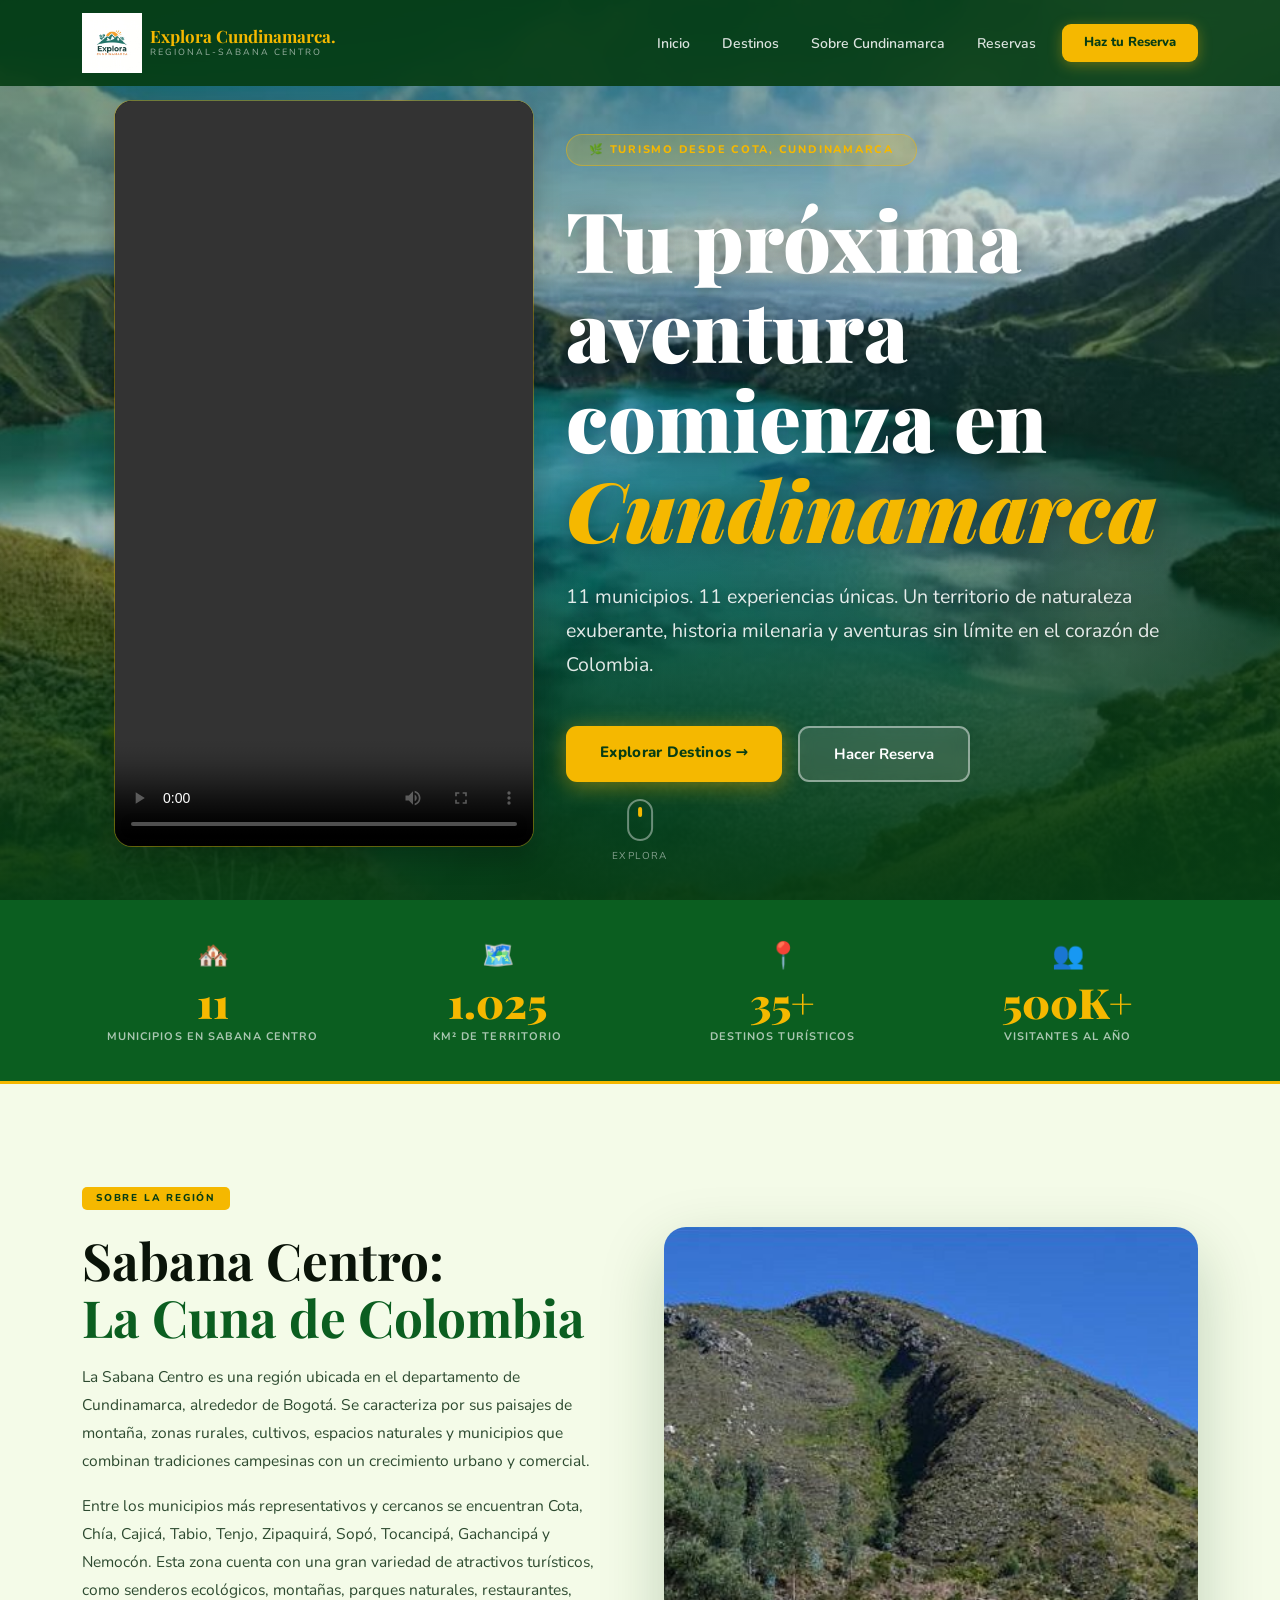
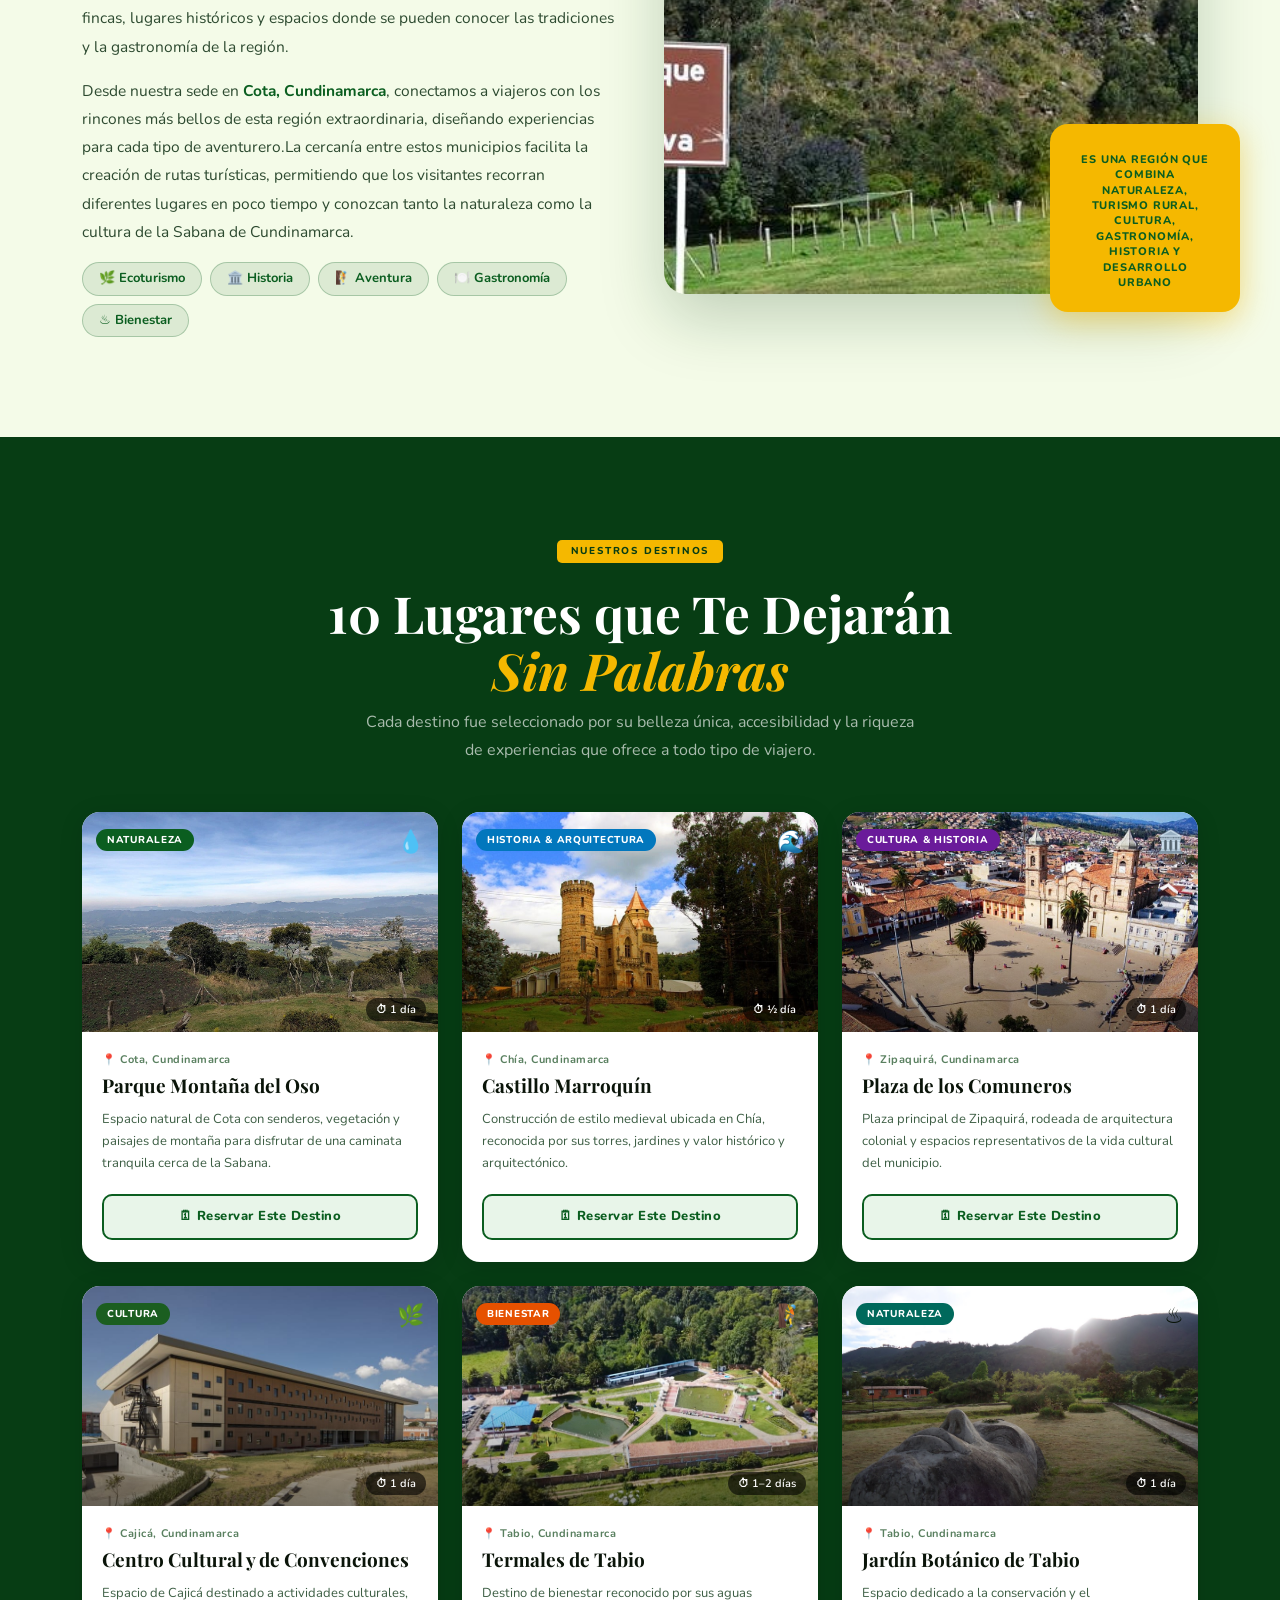
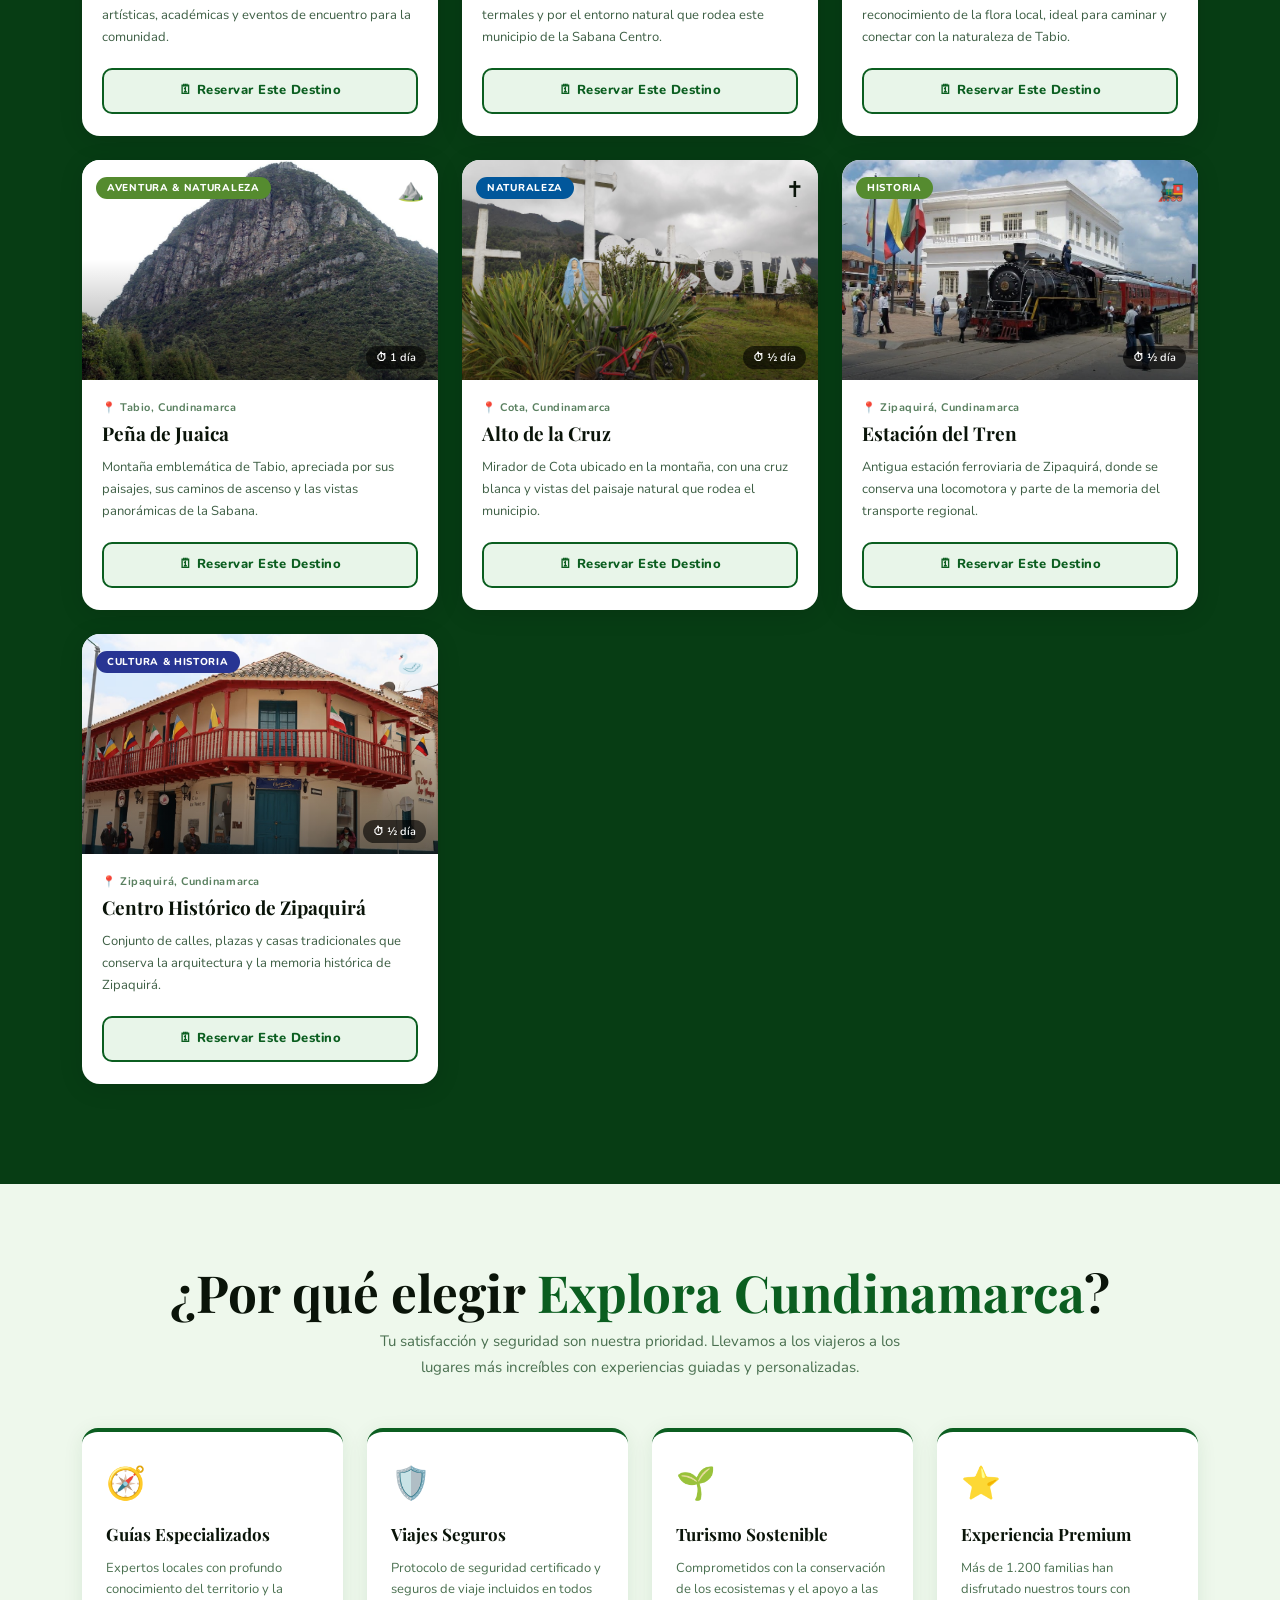
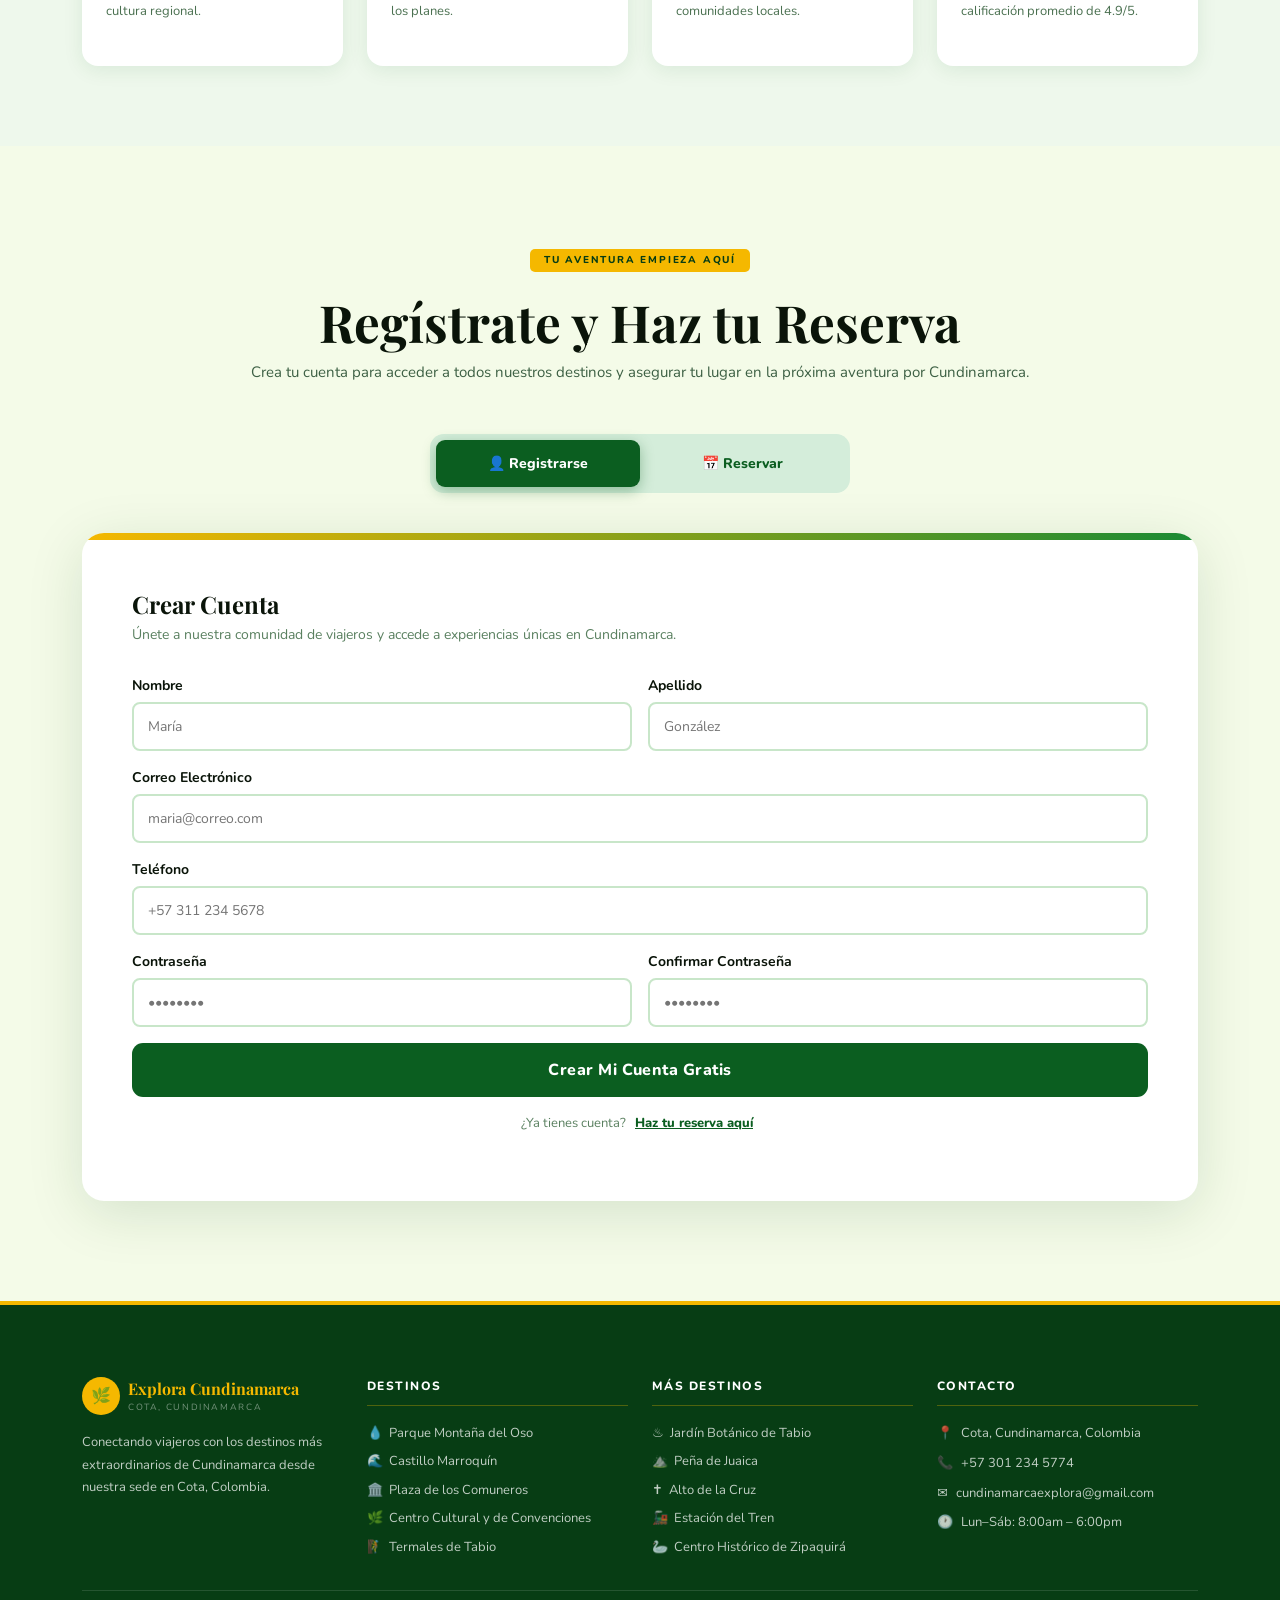
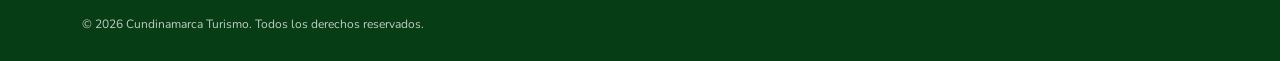
<file: index.html>
<!DOCTYPE html>
<html lang="es">
<head>
    <meta charset="UTF-8" />
    <meta name="viewport" content="width=device-width, initial-scale=1.0" />
    <title>Explora Cundinamarca</title>
    
    <!-- Bootstrap 5 -->
    <link href="">
    <link href="https://cdn.jsdelivr.net/npm/bootstrap@5.3.0/dist/css/bootstrap.min.css" rel="stylesheet">
    <!-- Google Fonts -->
    <link href="https://fonts.googleapis.com/css2?family=Playfair+Display:ital,wght@0,400;0,600;0,700;0,900;1,700&family=Nunito:wght@300;400;600;700;800&display=swap" rel="stylesheet">
    <!-- Font Awesome -->
    <link rel="stylesheet" href="https://cdnjs.cloudflare.com/ajax/libs/font-awesome/6.4.0/css/all.min.css">
    
    <!-- Custom CSS -->
    <link rel="stylesheet" href="styles.css">
</head>
<body>

    <!-- ═══ NAVBAR ═══ -->
    <nav class="navbar navbar-expand-lg navbar-custom fixed-top" id="mainNav">
        <div class="container">
            <a class="navbar-brand d-flex align-items-center gap-2" href="#inicio">
                <img src="img/logo.jpeg" width="60">
                <div>
                    <div class="brand-title">Explora Cundinamarca.</div>
                    <div class="brand-sub">Regional-Sabana Centro</div>
                </div>
            </a>
            
            <button class="navbar-toggler border-0" type="button" data-bs-toggle="collapse" data-bs-target="#navMenu">
                <span class="navbar-toggler-icon"></span>
            </button>
            
            <div class="collapse navbar-collapse" id="navMenu">
                <ul class="navbar-nav ms-auto align-items-lg-center gap-1">
                    <li class="nav-item"><a class="nav-link" href="#inicio">Inicio</a></li>
                    <li class="nav-item"><a class="nav-link" href="#destinos">Destinos</a></li>
                    <li class="nav-item"><a class="nav-link" href="#sobre">Sobre Cundinamarca</a></li>
                    <li class="nav-item"><a class="nav-link" href="#reservas">Reservas</a></li>
                    <li class="nav-item ms-lg-2">
                        <a href="#reservas" class="btn-gold">Haz tu Reserva</a>
                    </li>
                </ul>
            </div>
        </div>
    </nav>

    <!-- ═══ HERO ═══ -->
    <section class="hero" id="inicio">
        <img class="hero-bg" src="img/guatavita.jpg" alt="Paisaje montañoso de Cota, Cundinamarca">
        <div class="hero-overlay"></div>
        <div class="hero-bottom-gradient"></div>
        
        <div class="hero-content">
            <div class="hero-video-wrap">
                <video controls playsinline preload="metadata" aria-label="Video promocional de Cundinamarca">
                    <source src="video-proyecto.mp4" type="video/mp4">
                    Tu navegador no soporta la etiqueta de video.
                </video>
            </div>

            <div class="hero-copy">
                <div class="hero-badge">
                    <span>🌿 Turismo desde Cota, Cundinamarca</span>
                </div>
                <h1>
                    Tu próxima aventura comienza en<br>
                    <span>Cundinamarca</span>
                </h1>
                <p>
                    11 municipios. 11 experiencias únicas. Un territorio de naturaleza exuberante, historia
                    milenaria y aventuras sin límite en el corazón de Colombia.
                </p>
                <div class="d-flex flex-wrap gap-3 justify-content-center justify-content-lg-start">
                    <a href="#destinos" class="btn-hero-primary">Explorar Destinos →</a>
                    <a href="#reservas" class="btn-hero-secondary">Hacer Reserva</a>
                </div>
            </div>
        </div>
        
        
        <div class="scroll-indicator">
            <div class="mouse"><div class="dot"></div></div>
            <span>Explora</span> 
        </div>
        
    </section>
    

    <!-- ═══ STATS BAR ═══ -->
    <div class="stats-bar">
        <div class="container">
            <div class="row text-center g-4">
                <div class="col-6 col-md-3 stat-item">
                    <div class="stat-icon">🏘️</div>
                    <div class="stat-value">11</div>
                    <div class="stat-label">Municipios en sabana centro</div>
                </div>
                <div class="col-6 col-md-3 stat-item">
                    <div class="stat-icon">🗺️</div>
                    <div class="stat-value">1.025</div>
                    <div class="stat-label">km² de Territorio</div>
                </div>
                <div class="col-6 col-md-3 stat-item">
                    <div class="stat-icon">📍</div>
                    <div class="stat-value">35+</div>
                    <div class="stat-label">Destinos Turísticos</div>
                </div>
                <div class="col-6 col-md-3 stat-item">
                    <div class="stat-icon">👥</div>
                    <div class="stat-value">500K+</div>
                    <div class="stat-label">Visitantes al Año</div>
                </div>
            </div>
        </div>
    </div>

    <!-- ═══ ABOUT ═══ -->
    <section id="sobre" class="about-section">
        <div class="container">
            <div class="row g-5 align-items-center">
                <div class="col-lg-6">
                    <div class="section-tag">Sobre la Región</div>
                    <h2 class="section-title">
                        Sabana Centro:<br>
                        <span style="color: var(--jungle-mid);">La Cuna de Colombia</span>
                    </h2>
                    <p class="mt-3 about-text">
                        La Sabana Centro es una región ubicada en el departamento de Cundinamarca, alrededor de Bogotá. Se caracteriza por sus paisajes de montaña, zonas rurales, cultivos, espacios naturales y municipios que combinan tradiciones campesinas con un crecimiento urbano y comercial.
                    </p>
                    <p class="about-text">
                        Entre los municipios más representativos y cercanos se encuentran Cota, Chía, Cajicá, Tabio, Tenjo, Zipaquirá, Sopó, Tocancipá, Gachancipá y Nemocón. Esta zona cuenta con una gran variedad de atractivos turísticos, como senderos ecológicos, montañas, parques naturales, restaurantes, fincas, lugares históricos y espacios donde se pueden conocer las tradiciones y la gastronomía de la región.
                    </p>
                    <p class="about-text">
                        Desde nuestra sede en <strong style="color: var(--jungle-mid);">Cota, Cundinamarca</strong>, conectamos a
                        viajeros con los rincones más bellos de esta región extraordinaria, diseñando
                        experiencias para cada tipo de aventurero.La cercanía entre estos municipios facilita la creación de rutas turísticas, permitiendo que los visitantes recorran diferentes lugares en poco tiempo y conozcan tanto la naturaleza como la cultura de la Sabana de Cundinamarca.
                    </p>
                    <div class="d-flex flex-wrap gap-2 mt-3">
                        <span class="tag-pill">🌿 Ecoturismo</span>
                        <span class="tag-pill">🏛️ Historia</span>
                        <span class="tag-pill">🧗 Aventura</span>
                        <span class="tag-pill">🍽️ Gastronomía</span>
                        <span class="tag-pill">♨️ Bienestar</span>
                    </div>
                </div>
                
                <div class="col-lg-6 position-relative">
                    <div class="about-img-wrapper">
                        <img src="img/la-reserva-biopark-cota.jpg" alt="Paisaje natural de Cota, Cundinamarca">
                    </div>
                    <div class="floating-badge">
                        <div class="badge-label">es una región que combina naturaleza, turismo rural, cultura, gastronomía, historia y desarrollo urbano</div>
                    </div>
                </div>
            </div>
        </div>
    </section>

    <!-- ═══ DESTINATIONS ═══ -->
    <section id="destinos" class="destinations-section">
        <div class="container">
            <div class="text-center mb-5">
                <div class="section-tag">Nuestros Destinos</div>
                <h2 class="section-title text-white">
                    10 Lugares que Te Dejarán<br>
                    <span class="highlight">Sin Palabras</span>
                </h2>
                <p class="section-subtitle">
                    Cada destino fue seleccionado por su belleza única, accesibilidad y la riqueza de
                    experiencias que ofrece a todo tipo de viajero.
                </p>
            </div>

            <div class="row g-4" id="destinationsContainer">
                <!-- Los destinos se cargarán desde JavaScript -->
            </div>
        </div>
    </section>

    <!-- ═══ WHY US ═══ -->
    <section class="why-section">
        <div class="container">
            <div class="text-center mb-5">
                <h2 class="section-title">
                    ¿Por qué elegir <span style="color: var(--jungle-mid);">Explora Cundinamarca</span>?
                </h2>
                <p class="why-subtitle">
                    Tu satisfacción y seguridad son nuestra prioridad. Llevamos a los viajeros a los
                    lugares más increíbles con experiencias guiadas y personalizadas.
                </p>
            </div>
            <div class="row g-4" id="whyContainer">
                <!-- Se cargará desde JavaScript -->
            </div>
        </div>
    </section>

    <!-- ═══ FORMS SECTION ═══ -->
    <section id="reservas" class="forms-section">
        <div class="container">
            <div class="text-center mb-5">
                <div class="section-tag">Tu Aventura Empieza Aquí</div>
                <h2 class="section-title">
                    Regístrate y Haz tu Reserva
                </h2>
                <p style="color: #3D6044; font-size: 15px; line-height: 1.75;">
                    Crea tu cuenta para acceder a todos nuestros destinos y asegurar tu lugar en la
                    próxima aventura por Cundinamarca.
                </p>
            </div>

            <!-- Tab Switcher -->
            <div class="tab-switcher" id="tabSwitcher">
                <button class="tab-btn active" data-tab="register">👤 Registrarse</button>
                <button class="tab-btn" data-tab="reserve">📅 Reservar</button>
            </div>

            <!-- Form Card -->
            <div class="form-card">
                <div class="form-header-bar"></div>
                <div class="form-body">
                    
                    <!-- Register Form -->
                    <div id="registerForm">
                        <h3 class="form-title">Crear Cuenta</h3>
                        <p class="form-subtitle">Únete a nuestra comunidad de viajeros y accede a experiencias únicas en Cundinamarca.</p>

                        <div id="registerAlert" class="alert-custom d-none">
                            <span class="icon">✅</span>
                            <div>
                                <div class="title">¡Cuenta creada exitosamente!</div>
                                <div class="sub">Ahora puedes hacer tu reserva en la pestaña "Reservar".</div>
                            </div>
                        </div>

                        <form id="registerFormElement">
                            <div class="row g-3">
                                <div class="col-md-6">
                                    <label class="form-label-custom">Nombre</label>
                                    <input type="text" class="form-control-custom" id="regNombre" placeholder="María" required>
                                </div>
                                <div class="col-md-6">
                                    <label class="form-label-custom">Apellido</label>
                                    <input type="text" class="form-control-custom" id="regApellido" placeholder="González" required>
                                </div>
                                <div class="col-12">
                                    <label class="form-label-custom">Correo Electrónico</label>
                                    <input type="email" class="form-control-custom" id="regEmail" placeholder="maria@correo.com" required>
                                </div>
                                <div class="col-12">
                                    <label class="form-label-custom">Teléfono</label>
                                    <input type="tel" class="form-control-custom" id="regTelefono" placeholder="+57 311 234 5678" required>
                                </div>
                                <div class="col-md-6">
                                    <label class="form-label-custom">Contraseña</label>
                                    <input type="password" class="form-control-custom" id="regPassword" placeholder="••••••••" required>
                                </div>
                                <div class="col-md-6">
                                    <label class="form-label-custom">Confirmar Contraseña</label>
                                    <input type="password" class="form-control-custom" id="regConfirm" placeholder="••••••••" required>
                                </div>
                                <div class="col-12">
                                    <button type="submit" class="btn-submit-alt">Crear Mi Cuenta Gratis</button>
                                </div>
                            </div>
                        </form>
                        <p class="text-center mt-3" style="font-size: 13px; color: #5A8060;">
                            ¿Ya tienes cuenta? 
                            <button type="button" class="link-btn" id="switchToReserve">Haz tu reserva aquí</button>
                        </p>
                    </div>

                    <!-- Reserve Form -->
                    <div id="reserveForm" style="display: none;">
                        <h3 class="form-title">Hacer una Reserva</h3>
                        <p class="form-subtitle">Completa el formulario y nuestro equipo confirmará tu reserva en máximo 24 horas hábiles.</p>

                        <div id="reserveAlert" class="alert-custom d-none">
                            <span class="icon">🎉</span>
                            <div>
                                <div class="title">¡Reserva enviada con éxito!</div>
                                <div class="sub">Recibirás confirmación en tu correo en menos de 24 horas.</div>
                            </div>
                        </div>

                        <form id="reserveFormElement">
                            <div class="row g-3">
                                <div class="col-md-6">
                                    <label class="form-label-custom">Tu Nombre Completo</label>
                                    <input type="text" class="form-control-custom" id="resNombre" placeholder="María González" required>
                                </div>
                                <div class="col-md-6">
                                    <label class="form-label-custom">Correo Electrónico</label>
                                    <input type="email" class="form-control-custom" id="resEmail" placeholder="maria@correo.com" required>
                                </div>
                                <div class="col-12">
                                    <label class="form-label-custom">Destino Turístico</label>
                                    <select class="form-control-custom" id="resDestino" required>
                                        <option value="">— Elige tu destino —</option>
                                    </select>
                                </div>
                                <div class="col-md-6">
                                    <label class="form-label-custom">Fecha del Viaje</label>
                                    <input type="date" class="form-control-custom" id="resFecha" required>
                                </div>
                                <div class="col-md-6">
                                    <label class="form-label-custom">Número de Personas</label>
                                    <input type="number" class="form-control-custom" id="resPersonas" value="1" min="1" max="50" required>
                                </div>
                                <div class="col-12">
                                    <label class="form-label-custom">Tipo de Viaje</label>
                                    <div class="d-flex flex-wrap gap-2" id="tipoViaje">
                                        <label class="tipo-option active" data-value="individual">
                                            <input type="radio" name="tipo" value="individual" checked hidden> 🧍 Individual
                                        </label>
                                        <label class="tipo-option" data-value="pareja">
                                            <input type="radio" name="tipo" value="pareja" hidden> 💑 Pareja
                                        </label>
                                        <label class="tipo-option" data-value="familia">
                                            <input type="radio" name="tipo" value="familia" hidden> 👨‍👩‍👧‍👦 Familia
                                        </label>
                                        <label class="tipo-option" data-value="grupo">
                                            <input type="radio" name="tipo" value="grupo" hidden> 👥 Grupo
                                        </label>
                                        <label class="tipo-option" data-value="empresarial">
                                            <input type="radio" name="tipo" value="empresarial" hidden> 🏢 Empresarial
                                        </label>
                                    </div>
                                </div>
                                <div class="col-12">
                                    <label class="form-label-custom">Notas Adicionales <span style="color: #9CA3AF; font-weight: 400;">(opcional)</span></label>
                                    <textarea class="form-control-custom" id="resNotas" rows="3" placeholder="Restricciones alimentarias, necesidades de accesibilidad, preferencias de alojamiento, actividades específicas..."></textarea>
                                </div>
                                <div class="col-12">
                                    <button type="submit" class="btn-submit">🌿 Enviar Solicitud de Reserva</button>
                                </div>
                            </div>
                        </form>
                        <p class="text-center mt-3" style="font-size: 13px; color: #5A8060;">
                            ¿Aún no tienes cuenta? 
                            <button type="button" class="link-btn" id="switchToRegister">Regístrate gratis</button>
                        </p>
                    </div>

                </div>
            </div>
        </div>
    </section>

    <!-- ═══ FOOTER ═══ -->
    <footer class="footer-custom">
        <div class="container">
            <div class="row g-4 mb-4">
                <div class="col-lg-3 col-md-6">
                    <div class="d-flex align-items-center gap-2 mb-3">
                        <div class="brand-icon">🌿</div>
                        <div>
                            <div class="brand-title">Explora Cundinamarca</div>
                            <div class="brand-sub">Cota, Cundinamarca</div>
                        </div>
                    </div>
                    <p style="font-size: 13px; line-height: 1.75; max-width: 240px;">
                        Conectando viajeros con los destinos más extraordinarios de Cundinamarca desde
                        nuestra sede en Cota, Colombia.
                    </p>
                </div>
                <div class="col-lg-3 col-md-6">
                    <div class="footer-heading">Destinos</div>
                    <div id="footerDestinos1"></div>
                </div>
                <div class="col-lg-3 col-md-6">
                    <div class="footer-heading">Más Destinos</div>
                    <div id="footerDestinos2"></div>
                </div>
                <div class="col-lg-3 col-md-6">
                    <div class="footer-heading">Contacto</div>
                    <div class="footer-contact"><span style="flex-shrink: 0;">📍</span> Cota, Cundinamarca, Colombia</div>
                    <div class="footer-contact"><span style="flex-shrink: 0;">📞</span> +57 301 234 5774</div>
                    <div class="footer-contact"><span style="flex-shrink: 0;">✉️</span> cundinamarcaexplora@gmail.com</div>
                    <div class="footer-contact"><span style="flex-shrink: 0;">🕐</span> Lun–Sáb: 8:00am – 6:00pm</div>
                </div>
            </div>
            <div class="footer-divider">
                <span>© 2026 Cundinamarca Turismo. Todos los derechos reservados.</span>
            </div>
        </div>
    </footer>

    <!-- Bootstrap JS -->
    <script src="https://cdn.jsdelivr.net/npm/bootstrap@5.3.0/dist/js/bootstrap.bundle.min.js"></script>
    <!-- Custom JS -->
    <script src="script.js"></script>
</body>
</html>
</file>
<file: styles.css>
/* ── Variables ── */
:root {
    --jungle: #073D14;
    --jungle-mid: #0B5E20;
    --jungle-light: #1A8A34;
    --gold: #F5B800;
    --gold-dark: #C89600;
    --cream: #F4FBE8;
    --dark: #0A1409;
    --white: #FFFFFF;
}
.hero-video-wrap {
    width: min(100%, 420px);
    aspect-ratio: 9 / 16;
    margin: 0 auto 1.2rem;
    margin-top: 50px;
  
    border-radius: 18px;
    overflow: hidden;
    background: rgba(0, 0, 0, 0.2);
    box-shadow: 0 10px 28px rgba(0, 0, 0, 0.22);
    border: 1px solid rgba(245, 184, 0, 0.38);
}

.hero-video-wrap video {
    display: block;
    width: 100%;
    height: 100%;
    object-fit: contain;
    background: #000;
}

/* ── Global ── */
* {
    box-sizing: border-box;
}

html {
    scroll-behavior: smooth;
}

body {
    font-family: 'Nunito', system-ui, sans-serif;
    background-color: var(--cream);
    color: var(--dark);
}

.font-display {
    font-family: 'Playfair Display', Georgia, serif;
}

/* ── Scrollbar ── */
::-webkit-scrollbar {
    width: 5px;
}
::-webkit-scrollbar-track {
    background: transparent;
}
::-webkit-scrollbar-thumb {
    background: rgba(11, 94, 32, 0.3);
    border-radius: 3px;
}
::-webkit-scrollbar-thumb:hover {
    background: rgba(11, 94, 32, 0.6);
}

/* ── Navbar ── */
.navbar-custom {
    background-color: rgba(7, 61, 20, 0.92);
    backdrop-filter: blur(12px);
    transition: all 0.3s;
    padding: 0.5rem 0;
}

.navbar-custom.scrolled {
    box-shadow: 0 2px 24px rgba(0,0,0,0.35);
}

.navbar-custom .navbar-brand .brand-icon {
    width: 40px;
    height: 40px;
    border-radius: 50%;
    background-color: var(--gold);
    display: flex;
    align-items: center;
    justify-content: center;
    font-size: 18px;
    flex-shrink: 0;
}

.navbar-custom .brand-title {
    font-family: 'Playfair Display', serif;
    color: var(--gold);
    font-size: 17px;
    font-weight: 700;
    line-height: 1.1;
}

.navbar-custom .brand-sub {
    color: rgba(255,255,255,0.6);
    font-size: 9px;
    letter-spacing: 0.22em;
    text-transform: uppercase;
}

.navbar-custom .nav-link {
    color: rgba(255,255,255,0.85) !important;
    font-weight: 600;
    font-size: 14px;
    padding: 7px 14px !important;
    border-radius: 7px;
    transition: all 0.18s;
}

.navbar-custom .nav-link:hover {
    background-color: rgba(245,184,0,0.14);
    color: var(--gold) !important;
}

.navbar-toggler {
    color: var(--white) !important;
}

.navbar-toggler-icon {
    background-image: url("data:image/svg+xml,%3csvg xmlns='http://www.w3.org/2000/svg' viewBox='0 0 30 30'%3e%3cpath stroke='rgba(255,255,255,0.85)' stroke-linecap='round' stroke-miterlimit='10' stroke-width='2' d='M4 7h22M4 15h22M4 23h22'/%3e%3c/svg%3e") !important;
}

.btn-gold {
    background-color: var(--gold);
    color: var(--jungle);
    padding: 9px 22px;
    border-radius: 9px;
    font-weight: 800;
    font-size: 13px;
    border: none;
    transition: transform 0.18s, box-shadow 0.18s;
    box-shadow: 0 3px 14px rgba(245,184,0,0.35);
    text-decoration: none;
    display: inline-block;
}

.btn-gold:hover {
    transform: scale(1.05);
    box-shadow: 0 6px 20px rgba(245,184,0,0.5);
    color: var(--jungle);
}

/* ── Hero ── */
.hero {
    position: relative;
    height: 100vh;
    min-height: 760px;
    overflow: hidden;
    display: flex;
    align-items: center;
    justify-content: center;
}

.hero-bg {
    position: absolute;
    inset: 0;
    width: 100%;
    height: 100%;
    object-fit: cover;
    object-position: center 40%;
}

.hero-overlay {
    position: absolute;
    inset: 0;
    background: linear-gradient(160deg, rgba(7,61,20,0.62) 0%, rgba(7,61,20,0.18) 45%, rgba(7,61,20,0.78) 100%);
}

.hero-bottom-gradient {
    position: absolute;
    bottom: 0;
    left: 0;
    right: 0;
    height: 40%;
    background: linear-gradient(to top, rgba(7,61,20,0.9) 0%, transparent 100%);
}

.hero-content {
    position: relative;
    z-index: 2;
    display: grid;
    grid-template-columns: minmax(280px, 420px) minmax(260px, 1fr);
    align-items: center;
    gap: 2rem;
    width: min(100%, 1100px);
    padding: 16px 24px 0;
}

.hero-video-wrap {
    justify-self: center;
}

.hero-copy {
    text-align: left;
    display: flex;
    flex-direction: column;
    align-items: flex-start;
}

@media (max-width: 768px) {
    .hero-content {
        grid-template-columns: 1fr;
        text-align: center;
        padding-top: 10px;
    }

    .hero-video-wrap {
        width: min(100%, 420px);
    }

    .hero-copy {
        text-align: center;
        align-items: center;
    }
}

.hero-badge {
    display: inline-flex;
    align-items: center;
    gap: 8px;
    background-color: rgba(245,184,0,0.2);
    border: 1px solid rgba(245,184,0,0.45);
    border-radius: 100px;
    padding: 7px 22px;
    margin-bottom: 28px;
}

.hero-badge span {
    color: var(--gold);
    font-size: 11px;
    font-weight: 800;
    letter-spacing: 0.16em;
    text-transform: uppercase;
}

.hero h1 {
    position: relative;
    z-index: 2;
    font-family: 'Playfair Display', serif;
    color: var(--white);
    font-size: clamp(2.5rem, 7.5vw, 5.2rem);
    font-weight: 900;
    line-height: 1.08;
    margin: 0 0 26px;
    text-shadow: 0 2px 24px rgba(0,0,0,0.35);
}

.hero h1 span {
    color: var(--gold);
    font-style: italic;
}

.hero p {
    position: relative;
    z-index: 2;
    color: rgba(255,255,255,0.88);
    font-size: clamp(1rem, 2.2vw, 1.22rem);
    line-height: 1.75;
    max-width: 600px;
    margin: 0 auto 44px;
    text-shadow: 0 1px 8px rgba(0,0,0,0.3);
}

.btn-hero-primary {
    background-color: var(--gold);
    color: var(--jungle);
    padding: 15px 34px;
    border-radius: 11px;
    font-weight: 800;
    font-size: 15px;
    text-decoration: none;
    box-shadow: 0 4px 22px rgba(245,184,0,0.45);
    transition: transform 0.2s, box-shadow 0.2s;
    display: inline-block;
    letter-spacing: 0.02em;
    border: none;
}

.btn-hero-primary:hover {
    transform: translateY(-3px);
    box-shadow: 0 8px 30px rgba(245,184,0,0.55);
    color: var(--jungle);
}

.btn-hero-secondary {
    background-color: rgba(255,255,255,0.12);
    color: var(--white);
    padding: 15px 34px;
    border-radius: 11px;
    font-weight: 700;
    font-size: 15px;
    text-decoration: none;
    border: 2px solid rgba(255,255,255,0.45);
    backdrop-filter: blur(8px);
    transition: background-color 0.2s;
    display: inline-block;
}

.btn-hero-secondary:hover {
    background-color: rgba(255,255,255,0.22);
    color: var(--white);
}

.scroll-indicator {
    position: absolute;
    bottom: 36px;
    left: 50%;
    transform: translateX(-50%);
    display: flex;
    flex-direction: column;
    align-items: center;
    gap: 8px;
    z-index: 2;
}

.scroll-indicator .mouse {
    width: 26px;
    height: 42px;
    border: 2px solid rgba(255,255,255,0.4);
    border-radius: 13px;
    display: flex;
    justify-content: center;
    padding: 6px 0;
}

.scroll-indicator .mouse .dot {
    width: 4px;
    height: 10px;
    background-color: var(--gold);
    border-radius: 2px;
    animation: scrollBounce 1.8s ease-in-out infinite;
}

.scroll-indicator span {
    color: rgba(255,255,255,0.5);
    font-size: 10px;
    letter-spacing: 0.14em;
    text-transform: uppercase;
}

@keyframes scrollBounce {
    0%, 100% { transform: translateY(0); opacity: 1; }
    50% { transform: translateY(8px); opacity: 0.5; }
}

/* ── Stats Bar ── */
.stats-bar {
    background-color: var(--jungle-mid);
    padding: 36px 24px;
    border-bottom: 3px solid var(--gold);
}

.stat-item .stat-icon {
    font-size: 26px;
    margin-bottom: 6px;
}

.stat-item .stat-value {
    font-family: 'Playfair Display', serif;
    font-size: clamp(1.8rem, 4vw, 2.6rem);
    font-weight: 900;
    color: var(--gold);
    line-height: 1;
}

.stat-item .stat-label {
    font-size: 11px;
    color: rgba(255,255,255,0.65);
    font-weight: 700;
    margin-top: 6px;
    text-transform: uppercase;
    letter-spacing: 0.1em;
}

/* ── Section Titles ── */
.section-tag {
    display: inline-block;
    background-color: var(--gold);
    border-radius: 5px;
    padding: 4px 14px;
    font-size: 10px;
    font-weight: 800;
    letter-spacing: 0.18em;
    text-transform: uppercase;
    color: var(--jungle);
    margin-bottom: 22px;
}

.section-title {
    font-family: 'Playfair Display', serif;
    font-size: clamp(2rem, 4vw, 3.2rem);
    font-weight: 700;
    line-height: 1.12;
}

.section-title .highlight {
    color: var(--gold);
    font-style: italic;
}

/* ── About Section ── */
.about-section {
    padding: clamp(60px, 8vw, 100px) 0;
    background-color: var(--cream);
}

.about-text {
    font-size: 15.5px;
    line-height: 1.82;
    color: #2D4A30;
}

.about-img-wrapper {
    border-radius: 22px;
    overflow: hidden;
    box-shadow: 0 24px 64px rgba(7,61,20,0.22);
    aspect-ratio: 4/5;
}

.about-img-wrapper img {
    width: 100%;
    height: 100%;
    object-fit: cover;
}

.floating-badge {
    position: absolute;
    bottom: -18px;
    right: -18px;
    background-color: var(--gold);
    border-radius: 18px;
    padding: 22px 26px;
    box-shadow: 0 8px 32px rgba(245,184,0,0.45);
    max-width: 190px;
    text-align: center;
}

.floating-badge .big-number {
    font-family: 'Playfair Display', serif;
    font-size: 34px;
    font-weight: 900;
    color: var(--jungle);
    line-height: 1;
}

.floating-badge .badge-label {
    font-size: 11px;
    font-weight: 800;
    color: var(--jungle-mid);
    text-transform: uppercase;
    letter-spacing: 0.07em;
    margin-top: 6px;
    line-height: 1.4;
}

.tag-pill {
    background-color: rgba(11, 94, 32, 0.1);
    color: var(--jungle-mid);
    border: 1.5px solid rgba(11, 94, 32, 0.25);
    border-radius: 100px;
    padding: 6px 16px;
    font-size: 13px;
    font-weight: 700;
}

/* ── Destinations ── */
.destinations-section {
    background-color: var(--jungle);
    padding: clamp(60px, 8vw, 100px) 0;
    position: relative;
}

.destinations-section .section-title {
    color: var(--white);
}

.destinations-section .section-subtitle {
    color: rgba(255,255,255,0.65);
    font-size: 16px;
    max-width: 560px;
    margin: 0 auto;
    line-height: 1.75;
}

/* ── Destination Card ── */
.dest-card {
    background-color: var(--white);
    border-radius: 18px;
    overflow: hidden;
    box-shadow: 0 4px 24px rgba(0,0,0,0.12);
    transition: all 0.32s cubic-bezier(0.34, 1.56, 0.64, 1);
    height: 100%;
    display: flex;
    flex-direction: column;
}

.dest-card:hover {
    transform: translateY(-8px);
    box-shadow: 0 24px 56px rgba(0,0,0,0.28);
}

.dest-card .card-img-wrapper {
    position: relative;
    height: 220px;
    background-color: #1B5E20;
    overflow: hidden;
}

.dest-card .card-img-wrapper img {
    width: 100%;
    height: 100%;
    object-fit: cover;
    transition: transform 0.5s ease;
}

.dest-card:hover .card-img-wrapper img {
    transform: scale(1.07);
}

.dest-card .card-img-overlay-gradient {
    position: absolute;
    inset: 0;
    background: linear-gradient(to top, rgba(0,0,0,0.45) 0%, transparent 55%);
}

.dest-card .card-badge {
    position: absolute;
    top: 14px;
    left: 14px;
}

.dest-card .card-badge span {
    color: var(--white);
    font-size: 10px;
    font-weight: 800;
    padding: 4px 11px;
    border-radius: 100px;
    letter-spacing: 0.07em;
    text-transform: uppercase;
}

.dest-card .card-duration {
    position: absolute;
    bottom: 12px;
    right: 12px;
}

.dest-card .card-duration span {
    background-color: rgba(0,0,0,0.6);
    color: var(--white);
    font-size: 11px;
    font-weight: 600;
    padding: 4px 10px;
    border-radius: 100px;
    backdrop-filter: blur(4px);
}

.dest-card .card-emoji {
    position: absolute;
    top: 14px;
    right: 14px;
    font-size: 22px;
}

.dest-card .card-body {
    padding: 20px 20px 22px;
    flex: 1;
    display: flex;
    flex-direction: column;
}

.dest-card .card-location {
    font-size: 11px;
    color: #5A8060;
    font-weight: 700;
    letter-spacing: 0.05em;
    margin-bottom: 6px;
}

.dest-card .card-title {
    font-family: 'Playfair Display', serif;
    font-size: 19px;
    font-weight: 700;
    color: var(--dark);
    margin-bottom: 10px;
    line-height: 1.25;
}

.dest-card .card-desc {
    font-size: 13px;
    color: #3D5E44;
    line-height: 1.7;
    margin-bottom: 20px;
    flex: 1;
}

.dest-card .btn-reserve {
    width: 100%;
    background-color: #E8F5E9;
    color: var(--jungle-mid);
    border: 2px solid var(--jungle-mid);
    border-radius: 10px;
    padding: 11px;
    font-weight: 800;
    font-size: 13px;
    cursor: pointer;
    transition: all 0.22s;
    letter-spacing: 0.04em;
}

.dest-card .btn-reserve:hover {
    background-color: var(--jungle-mid);
    color: var(--white);
}

/* ── Why Us ── */
.why-section {
    background-color: #EEF8EC;
    padding: clamp(50px, 7vw, 80px) 0;
}

.why-subtitle {
    color: #4A7050;
    font-size: 15px;
    line-height: 1.7;
    max-width: 520px;
    margin: 0 auto;
}

.why-card {
    background-color: var(--white);
    border-radius: 16px;
    padding: 28px 24px;
    box-shadow: 0 4px 20px rgba(11,94,32,0.09);
    text-align: left;
    border-top: 4px solid var(--jungle-mid);
    transition: transform 0.2s;
    height: 100%;
}

.why-card:hover {
    transform: translateY(-4px);
}

.why-card .icon {
    font-size: 32px;
    margin-bottom: 14px;
}

.why-card .title {
    font-family: 'Playfair Display', serif;
    font-weight: 700;
    font-size: 17px;
    color: var(--dark);
    margin-bottom: 10px;
}

.why-card .desc {
    font-size: 13px;
    color: #4A7050;
    line-height: 1.65;
}

/* ── Forms Section ── */
.forms-section {
    padding: clamp(60px, 8vw, 100px) 0;
    background-color: var(--cream);
    position: relative;
}

.form-card {
    background-color: var(--white);
    border-radius: 22px;
    box-shadow: 0 12px 56px rgba(7,61,20,0.13);
    overflow: hidden;
}

.form-card .form-header-bar {
    height: 7px;
    background: linear-gradient(90deg, var(--gold) 0%, var(--jungle-light) 100%);
}

.form-card .form-body {
    padding: clamp(28px, 5vw, 50px);
}

.form-card .form-title {
    font-family: 'Playfair Display', serif;
    font-size: 24px;
    font-weight: 700;
    color: var(--dark);
    margin-bottom: 6px;
}

.form-card .form-subtitle {
    color: #5A8060;
    font-size: 14px;
    margin-bottom: 30px;
}

.form-label-custom {
    font-weight: 700;
    color: var(--dark);
    font-size: 14px;
    margin-bottom: 6px;
    display: block;
}

.form-control-custom {
    width: 100%;
    padding: 12px 14px;
    border-radius: 8px;
    border: 2px solid #C8E6C9;
    font-size: 14px;
    outline: none;
    font-family: 'Nunito', sans-serif;
    transition: border-color 0.2s;
    background-color: var(--white);
    color: var(--dark);
}

.form-control-custom:focus {
    border-color: var(--jungle-mid);
    box-shadow: none;
}

.form-control-custom select {
    appearance: none;
    background-image: url("data:image/svg+xml,%3Csvg xmlns='http://www.w3.org/2000/svg' fill='none' viewBox='0 0 20 20'%3E%3Cpath stroke='%236b7280' stroke-linecap='round' stroke-linejoin='round' stroke-width='1.5' d='M6 8l4 4 4-4'/%3E%3C/svg%3E");
    background-position: right 12px center;
    background-repeat: no-repeat;
    background-size: 18px;
    cursor: pointer;
}

.form-control-custom textarea {
    resize: vertical;
    line-height: 1.6;
}

.btn-submit {
    width: 100%;
    background: linear-gradient(135deg, var(--jungle-mid) 0%, var(--jungle-light) 100%);
    color: var(--white);
    padding: 16px;
    border-radius: 11px;
    border: none;
    font-size: 16px;
    font-weight: 800;
    cursor: pointer;
    font-family: 'Nunito', sans-serif;
    box-shadow: 0 6px 22px rgba(11,94,32,0.32);
    transition: opacity 0.2s, transform 0.2s;
    letter-spacing: 0.03em;
}

.btn-submit:hover {
    opacity: 0.9;
    transform: scale(1.01);
}

.btn-submit-alt {
    width: 100%;
    background-color: var(--jungle-mid);
    color: var(--white);
    padding: 15px;
    border-radius: 11px;
    border: none;
    font-size: 16px;
    font-weight: 800;
    cursor: pointer;
    font-family: 'Nunito', sans-serif;
    transition: background-color 0.2s, transform 0.2s;
    letter-spacing: 0.03em;
}

.btn-submit-alt:hover {
    background-color: var(--jungle);
    transform: scale(1.01);
}

/* ── Tab Switcher ── */
.tab-switcher {
    display: flex;
    background-color: #D4EDDA;
    border-radius: 14px;
    padding: 6px;
    max-width: 420px;
    margin: 0 auto 40px;
}

.tab-switcher .tab-btn {
    flex: 1;
    padding: 13px 0;
    border-radius: 9px;
    border: none;
    cursor: pointer;
    font-weight: 800;
    font-size: 14px;
    font-family: 'Nunito', sans-serif;
    transition: all 0.25s;
    background-color: transparent;
    color: var(--jungle-mid);
}

.tab-switcher .tab-btn.active {
    background-color: var(--jungle-mid);
    color: var(--white);
    box-shadow: 0 4px 14px rgba(11,94,32,0.35);
}

/* ── Tipo de Viaje Options ── */
.tipo-option {
    display: flex;
    align-items: center;
    gap: 6px;
    cursor: pointer;
    padding: 8px 16px;
    border-radius: 9px;
    border: 2px solid #C8E6C9;
    background-color: var(--white);
    transition: all 0.18s;
    font-size: 13px;
    font-weight: 700;
    color: #5A8060;
}

.tipo-option.active {
    border-color: var(--jungle-mid);
    background-color: #E8F5E9;
    color: var(--jungle-mid);
}

.tipo-option:hover {
    border-color: var(--jungle-mid);
}

/* ── Alert ── */
.alert-custom {
    background-color: #E8F5E9;
    border: 1.5px solid #43A047;
    border-radius: 12px;
    padding: 15px 20px;
    display: flex;
    align-items: center;
    gap: 12px;
    margin-bottom: 28px;
}

.alert-custom .icon {
    font-size: 22px;
}

.alert-custom .title {
    color: #1B5E20;
    font-weight: 800;
    font-size: 14px;
}

.alert-custom .sub {
    color: #2E7D32;
    font-size: 12px;
}

/* ── Link Button ── */
.link-btn {
    color: var(--jungle-mid);
    font-weight: 800;
    background: none;
    border: none;
    cursor: pointer;
    font-size: 13px;
    font-family: 'Nunito', sans-serif;
    text-decoration: underline;
}

/* ── Footer ── */
.footer-custom {
    background-color: var(--jungle);
    color: rgba(255,255,255,0.75);
    padding: clamp(44px, 7vw, 72px) 0 28px;
    border-top: 4px solid var(--gold);
}

.footer-custom .brand-icon {
    width: 38px;
    height: 38px;
    border-radius: 50%;
    background-color: var(--gold);
    display: flex;
    align-items: center;
    justify-content: center;
    font-size: 16px;
    flex-shrink: 0;
}

.footer-custom .brand-title {
    font-family: 'Playfair Display', serif;
    color: var(--gold);
    font-size: 16px;
    font-weight: 700;
}

.footer-custom .brand-sub {
    color: rgba(255,255,255,0.45);
    font-size: 9px;
    letter-spacing: 0.18em;
    text-transform: uppercase;
}

.footer-custom .footer-heading {
    color: var(--white);
    font-weight: 800;
    font-size: 12px;
    text-transform: uppercase;
    letter-spacing: 0.12em;
    border-bottom: 1px solid rgba(245,184,0,0.3);
    padding-bottom: 10px;
    margin-bottom: 18px;
}

.footer-custom .footer-link {
    font-size: 13px;
    margin-bottom: 9px;
    display: flex;
    align-items: center;
    gap: 6px;
}

.footer-custom .footer-contact {
    font-size: 13px;
    margin-bottom: 11px;
    display: flex;
    align-items: flex-start;
    gap: 8px;
    line-height: 1.45;
}

.footer-custom .footer-divider {
    border-top: 1px solid rgba(255,255,255,0.12);
    padding-top: 24px;
    display: flex;
    justify-content: space-between;
    align-items: center;
    flex-wrap: wrap;
    gap: 12px;
    font-size: 12px;
}

/* ── Responsive ── */
@media (max-width: 768px) {
    .hero h1 {
        font-size: 2.5rem;
    }
    
    .floating-badge {
        position: relative;
        bottom: auto;
        right: auto;
        margin-top: 20px;
        margin-left: auto;
        margin-right: auto;
    }
    
    .about-img-wrapper {
        aspect-ratio: 16/9;
    }
}

@media (max-width: 576px) {
    .hero .btn-hero-primary,
    .hero .btn-hero-secondary {
        display: block;
        width: 100%;
        text-align: center;
    }
    
    .hero .btn-hero-secondary {
        margin-top: 12px;
    }
}
</file>
